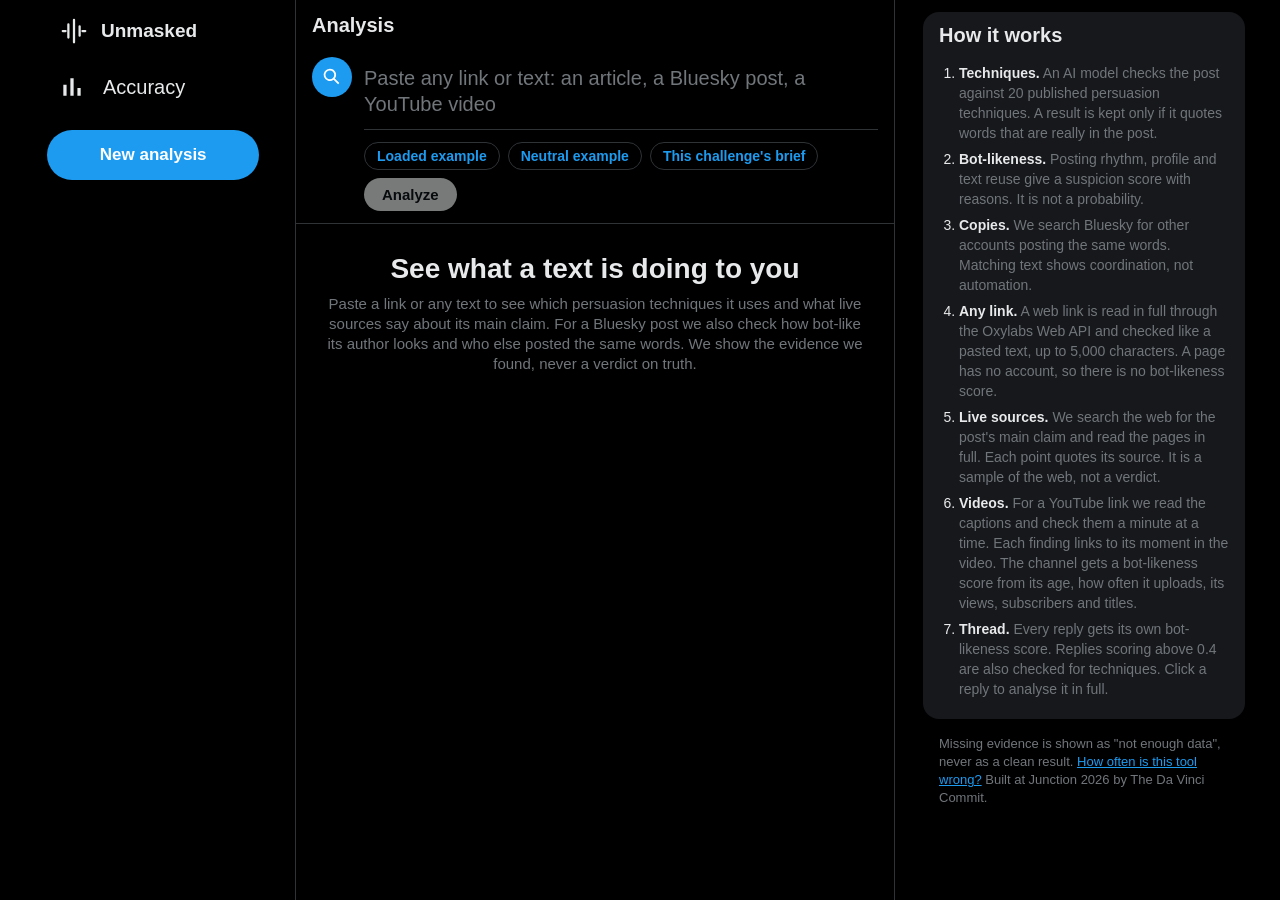
<file: web/index.html>
<!doctype html>
<html lang="en">
<head>
<meta charset="utf-8">
<meta name="viewport" content="width=device-width, initial-scale=1">
<title>Unmasked</title>
<link rel="stylesheet" href="panel.css">
<style>
  * { box-sizing: border-box; }
  html, body { margin: 0; background: var(--bg); color: var(--text); font-family: var(--font); }
  a { color: var(--blue); }
  button { font: inherit; cursor: pointer; }
  :focus-visible { outline: 2px solid var(--blue); outline-offset: 2px; }

  .shell { display: flex; justify-content: center; min-height: 100vh; }

  /* left rail */
  .rail { width: 260px; padding: 4px 12px 16px; position: sticky; top: 0; height: 100vh; display: flex; flex-direction: column; gap: 4px; }
  .brand { display: flex; align-items: center; gap: 12px; padding: 12px; font-weight: 800; font-size: 19px; }
  .brand svg { width: 30px; height: 30px; fill: none; stroke: currentColor; stroke-width: 2.4; stroke-linecap: round; }
  .nav { display: flex; align-items: center; gap: 18px; padding: 12px; border-radius: 999px; font-size: 20px; color: var(--text); text-decoration: none; background: none; border: 0; width: fit-content; }
  .nav:hover { background: rgba(231, 233, 234, .1); }
  .nav.active { font-weight: 700; }
  .nav .ic { width: 26px; height: 26px; }
  .cta { margin-top: 14px; width: 90%; padding: 15px; border: 0; border-radius: 999px; background: var(--blue); color: #fff; font-weight: 700; font-size: 17px; }
  .cta:hover { background: var(--blue-hover); }

  /* centre column */
  main { width: 600px; max-width: 100%; border-left: 1px solid var(--line); border-right: 1px solid var(--line); min-height: 100vh; }
  .top { position: sticky; top: 0; z-index: 2; padding: 14px 16px; font-size: 20px; font-weight: 800; background: rgba(0, 0, 0, .65); backdrop-filter: blur(12px); -webkit-backdrop-filter: blur(12px); }

  .compose { display: flex; gap: 12px; padding: 6px 16px 12px; border-bottom: 1px solid var(--line); }
  .compose .avatar { background: var(--blue); }
  .compose-body { flex: 1; min-width: 0; }
  textarea { width: 100%; min-height: 56px; max-height: 240px; resize: none; border: 0; outline: 0; background: transparent; color: var(--text); font: inherit; font-size: 20px; line-height: 26px; padding: 8px 0; }
  textarea::placeholder { color: var(--dim); }
  .compose-row { display: flex; align-items: center; gap: 8px; flex-wrap: wrap; border-top: 1px solid var(--line); padding-top: 12px; }
  .chip { padding: 5px 12px; border-radius: 999px; border: 1px solid var(--line); background: none; color: var(--blue); font-size: 14px; font-weight: 700; }
  .chip:hover { background: rgba(29, 155, 240, .1); }
  .count { margin-left: auto; color: var(--dim); font-size: 13px; font-variant-numeric: tabular-nums; }
  .count.over { color: var(--red); }
  .go { padding: 8px 18px; border: 0; border-radius: 999px; background: #eff3f4; color: #0f1419; font-weight: 700; font-size: 15px; }
  .go:hover { background: #d7dbdc; }
  .go:disabled { opacity: .5; cursor: default; }

  .status { padding: 28px 24px; color: var(--dim); font-size: 15px; line-height: 20px; text-align: center; }
  .status.error { color: var(--red); }
  .status h2 { color: var(--text); font-size: 28px; font-weight: 800; margin: 0 0 8px; line-height: 34px; }
  .spinner { width: 26px; height: 26px; margin: 0 auto 12px; border-radius: 50%; border: 3px solid rgba(29, 155, 240, .25); border-top-color: var(--blue); animation: spin .8s linear infinite; }
  @keyframes spin { to { transform: rotate(360deg); } }
  @media (prefers-reduced-motion: reduce) { .spinner { animation-duration: 2.4s; } }

  /* right column */
  aside { width: 350px; padding: 12px 0 40px 28px; display: flex; flex-direction: column; gap: 16px; position: sticky; top: 0; align-self: flex-start; max-height: 100vh; overflow-y: auto; }
  .how ol { margin: 0; padding: 0 16px 8px 36px; font-size: 14px; line-height: 20px; color: var(--text); }
  .how li { margin: 6px 0; }
  .how li span { color: var(--dim); }
  .foot { color: var(--dim); font-size: 13px; line-height: 18px; padding: 0 16px; margin: 0; }

  [hidden] { display: none !important; }

  @media (max-width: 1220px) { .rail { width: 76px; } .brand span, .nav span { display: none; } .cta { display: none; } }
  @media (max-width: 1020px) {
    .shell { flex-wrap: wrap; }
    aside { position: static; width: 600px; max-width: 100%; max-height: none; padding: 16px; border-left: 1px solid var(--line); border-right: 1px solid var(--line); margin-left: 76px; }
    main { min-height: 0; }
  }
  @media (max-width: 690px) {
    .rail { display: none; }
    aside { margin-left: 0; border: 0; }
    main { border: 0; }
    textarea { font-size: 18px; }
  }
</style>
</head>
<body>
<div class="shell">
  <nav class="rail" aria-label="Main">
    <div class="brand">
      <svg viewBox="0 0 32 32" aria-hidden="true"><path d="M4 16h3M10 9v14M16 4v24M22 11v10M28 16h-3"/></svg>
      <span>Unmasked</span>
    </div>
    <a class="nav" href="metrics.html">
      <svg class="ic" viewBox="0 0 24 24" aria-hidden="true"><path d="M4 20V10h3v10H4zm6.500 0V4h3v16h-3zM17 20v-7h3v7h-3z"/></svg>
      <span>Accuracy</span>
    </a>
    <button class="cta" id="new" type="button">New analysis</button>
  </nav>

  <main>
    <div class="top">Analysis</div>

    <form class="compose" id="form">
      <div class="avatar" aria-hidden="true">
        <svg class="ic" viewBox="0 0 24 24"><path d="M10 3a7 7 0 0 1 5.600 11.200l5.100 5.100-1.400 1.400-5.100-5.100A7 7 0 1 1 10 3zm0 2a5 5 0 1 0 0 10 5 5 0 0 0 0-10z"/></svg>
      </div>
      <div class="compose-body">
        <label for="in" hidden>Link or text</label>
        <textarea id="in" rows="2" placeholder="Paste any link or text: an article, a Bluesky post, a YouTube video"></textarea>
        <div class="compose-row">
          <button class="chip" type="button" data-ex="Wake up people, the mainstream media is hiding the truth about the water supply from you. Real patriots already know who is behind it!">Loaded example</button>
          <button class="chip" type="button" data-ex="Light rain in Helsinki this afternoon, clearing by evening. Highs around 4C.">Neutral example</button>
          <button class="chip" type="button" data-ex="The internet was built to connect people, but it has also become the world's most powerful manipulation machine. Propaganda spreads faster than facts, bot networks shape public opinion at scale, and bad actors exploit the open web with growing sophistication.">This challenge's brief</button>
          <span class="count" id="count" aria-live="off"></span>
          <button class="go" id="go" type="submit" disabled>Analyze</button>
        </div>
      </div>
    </form>

    <div class="status" id="status" role="status" aria-live="polite">
      <h2>See what a text is doing to you</h2>
      Paste a link or any text to see which persuasion techniques it uses and what live sources say about its main claim. For a Bluesky post we also check how bot-like its author looks and who else posted the same words. We show the evidence we found, never a verdict on truth.
    </div>

    <div id="result" hidden>
      <section id="post"></section>
      <section id="tech"></section>
      <section id="thread" hidden>
        <h2 class="sec-title" id="thread-title">Replies</h2>
        <div id="replies"></div>
        <div class="status" id="more" role="status" aria-live="polite"></div>
      </section>
    </div>
  </main>

  <aside>
    <section class="card" id="bot" hidden></section>
    <section class="card" id="sim" hidden></section>
    <section class="card" id="cov" hidden></section>
    <section class="card how" id="how">
      <h2 class="card-title">How it works</h2>
      <ol>
        <li><b>Techniques.</b> <span>An AI model checks the post against 20 published persuasion techniques. A result is kept only if it quotes words that are really in the post.</span></li>
        <li><b>Bot-likeness.</b> <span>Posting rhythm, profile and text reuse give a suspicion score with reasons. It is not a probability.</span></li>
        <li><b>Copies.</b> <span>We search Bluesky for other accounts posting the same words. Matching text shows coordination, not automation.</span></li>
        <li><b>Any link.</b> <span>A web link is read in full through the Oxylabs Web API and checked like a pasted text, up to 5,000 characters. A page has no account, so there is no bot-likeness score.</span></li>
        <li><b>Live sources.</b> <span>We search the web for the post's main claim and read the pages in full. Each point quotes its source. It is a sample of the web, not a verdict.</span></li>
        <li><b>Videos.</b> <span>For a YouTube link we read the captions and check them a minute at a time. Each finding links to its moment in the video. The channel gets a bot-likeness score from its age, how often it uploads, its views, subscribers and titles.</span></li>
        <li><b>Thread.</b> <span>Every reply gets its own bot-likeness score. Replies scoring above 0.4 are also checked for techniques. Click a reply to analyse it in full.</span></li>
      </ol>
    </section>
    <p class="foot">Missing evidence is shown as "not enough data", never as a clean result. <a href="metrics.html">How often is this tool wrong?</a> Built at Junction 2026 by The Da Vinci Commit.</p>
  </aside>
</div>

<script src="panel.js"></script>
<script src="app.js"></script>
</body>
</html>
</file>
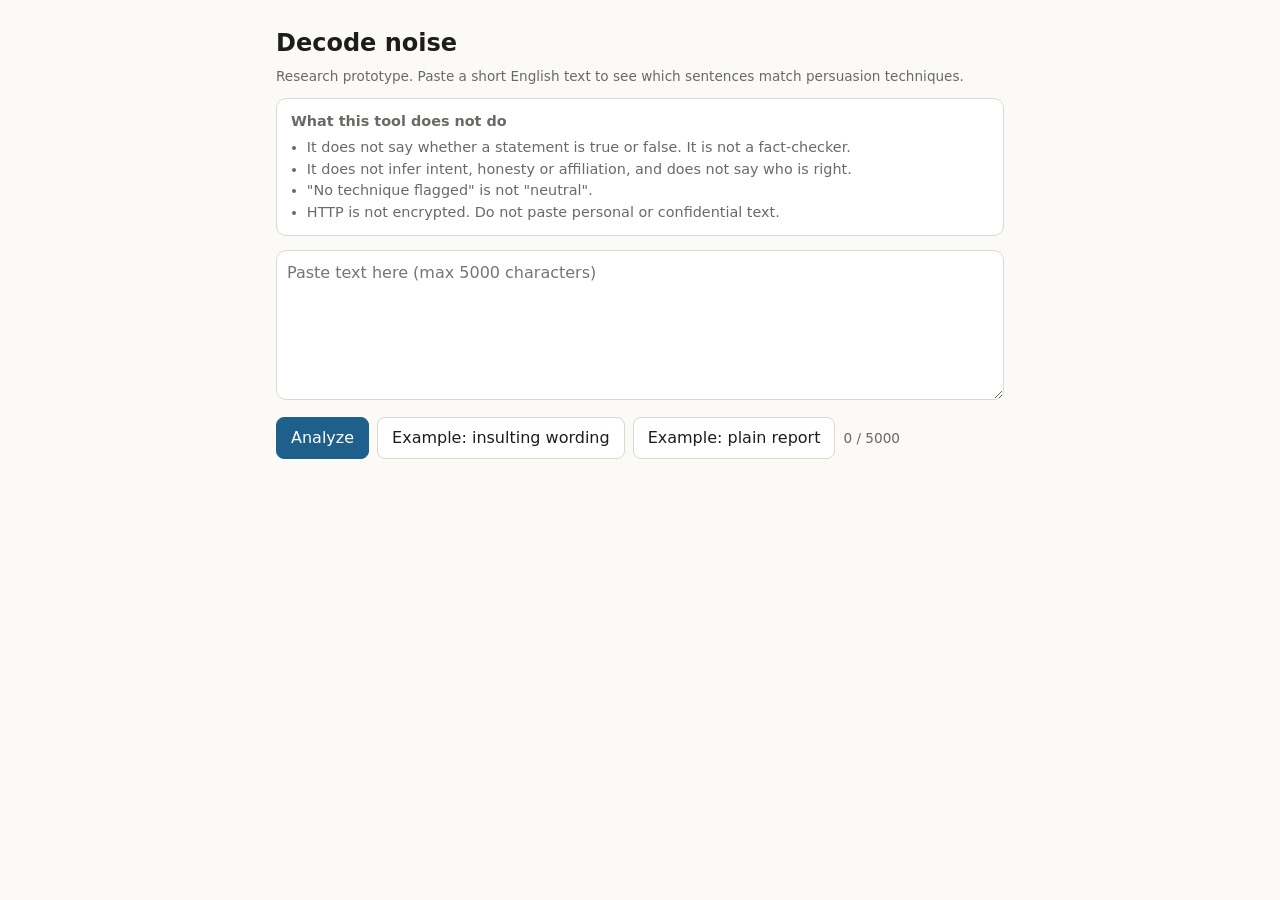
<file: app/static/index.html>
<!doctype html>
<html lang="en">
<head>
<meta charset="utf-8">
<meta name="viewport" content="width=device-width, initial-scale=1">
<title>Decode noise</title>
<style>
:root{--bg:#fbfaf7;--fg:#1d1d1b;--mut:#6a6a64;--card:#fff;--line:#dcd9d0;--accent:#1f5f8b;--flag:#fde7b0;--flagline:#c88a00}
@media (prefers-color-scheme:dark){:root:not([data-theme=light]){--bg:#17181a;--fg:#ecebe6;--mut:#a3a29a;--card:#212326;--line:#3a3c40;--accent:#7db7e0;--flag:#5a4510;--flagline:#e0a92b}}
*{box-sizing:border-box}
body{margin:0;background:var(--bg);color:var(--fg);font:16px/1.5 system-ui,-apple-system,Segoe UI,sans-serif}
main{max-width:760px;margin:0 auto;padding:20px 16px 60px}
h1{font-size:1.5rem;margin:.2em 0}
.note{background:var(--card);border:1px solid var(--line);border-radius:10px;padding:12px 14px;font-size:.9rem;color:var(--mut)}
.note ul{margin:.3em 0 0 1.1em;padding:0}
textarea{width:100%;min-height:150px;margin-top:14px;padding:10px;border:1px solid var(--line);border-radius:10px;background:var(--card);color:var(--fg);font:inherit;resize:vertical}
.row{display:flex;gap:8px;flex-wrap:wrap;margin-top:10px;align-items:center}
button{border:1px solid var(--line);background:var(--card);color:var(--fg);border-radius:8px;padding:8px 14px;font:inherit;cursor:pointer}
button.primary{background:var(--accent);border-color:var(--accent);color:#fff}
button:disabled{opacity:.5;cursor:wait}
#out{margin-top:18px}
.msg{padding:12px 14px;border-radius:10px;border:1px solid var(--line);background:var(--card)}
.msg.err{border-color:#b3261e}
.sent{margin:.5em 0;padding:8px 10px;border-radius:8px;border:1px solid transparent}
.sent.flag{background:var(--flag);border-color:var(--flagline)}
.sent.border{border-bottom:2px dotted var(--mut);border-radius:0}
.chip{display:inline-block;font-size:.78rem;font-weight:600;background:var(--accent);color:#fff;border-radius:999px;padding:1px 9px;margin-right:6px}
.why{font-size:.84rem;color:var(--mut);margin-top:4px}
.small{font-size:.85rem;color:var(--mut)}
@media(max-width:480px){main{padding:14px 16px 50px}}
</style>
</head>
<body>
<main>
  <h1>Decode noise</h1>
  <div class="small">Research prototype. Paste a short English text to see which sentences match persuasion techniques.</div>
  <div class="note" style="margin-top:12px">
    <strong>What this tool does not do</strong>
    <ul>
      <li>It does not say whether a statement is true or false. It is not a fact-checker.</li>
      <li>It does not infer intent, honesty or affiliation, and does not say who is right.</li>
      <li>"No technique flagged" is not "neutral".</li>
      <li>HTTP is not encrypted. Do not paste personal or confidential text.</li>
    </ul>
  </div>
  <textarea id="t" maxlength="5000" placeholder="Paste text here (max 5000 characters)"></textarea>
  <div class="row">
    <button class="primary" id="go">Analyze</button>
    <button id="ex1">Example: insulting wording</button>
    <button id="ex2">Example: plain report</button>
    <span class="small" id="cnt"></span>
  </div>
  <div id="out" aria-live="polite"></div>
</main>
<script>
const $=id=>document.getElementById(id);
const EX1="These idiots are the worst scum on earth. They are liars and traitors who hate America. Vote them out now before they destroy everything we love and the whole nation burns.";
const EX2="The finance ministry said on Tuesday that the budget deficit for the first quarter was 2.1 billion euros, according to figures published by the national statistics office. Officials said the figure was in line with forecasts made in January.";
$("ex1").onclick=()=>{$("t").value=EX1;count()};
$("ex2").onclick=()=>{$("t").value=EX2;count()};
function count(){$("cnt").textContent=$("t").value.length+" / 5000"}
$("t").oninput=count;count();
function el(tag,cls,txt){const e=document.createElement(tag);if(cls)e.className=cls;if(txt!==undefined)e.textContent=txt;return e}
function msg(text,cls){const d=el("div","msg "+(cls||""),text);return d}
function render(r){
  const out=$("out");out.replaceChildren();
  if(r.status==="cannot_determine"||r.status==="error"){out.append(msg(r.message,r.status==="error"?"err":""));return}
  if(r.message)out.append(msg(r.message));
  r.sentences.forEach(s=>{
    const d=el("div","sent"+(s.flags.length?" flag":s.borderline.length?" border":""));
    d.append(el("div","",s.text));
    s.flags.forEach(f=>{
      const w=el("div","why");
      w.append(el("span","chip",f.technique));
      w.append(document.createTextNode(`model score ${f.score.toFixed(2)} (not a probability); flag threshold ${f.threshold.toFixed(2)}. Wording matches this technique. Not a verdict on truth or intent.`));
      d.append(w)});
    s.borderline.forEach(b=>d.append(el("div","why",`Cannot determine: ${b.technique} score ${b.score.toFixed(2)} is below the ${b.threshold.toFixed(2)} flag threshold. Not flagged.`)));
    out.append(d)});
  if(r.disabled_techniques&&r.disabled_techniques.length)
    out.append(el("div","small","Not reliable, not shown: "+r.disabled_techniques.join(", ")+"."));
}
$("go").onclick=async()=>{
  const b=$("go");b.disabled=true;
  try{
    const res=await fetch("/analyze",{method:"POST",headers:{"Content-Type":"application/json"},body:JSON.stringify({text:$("t").value})});
    if(!res.ok)throw 0;render(await res.json());
  }catch(e){$("out").replaceChildren(msg("Analysis failed. Nothing was judged.","err"))}
  b.disabled=false};
</script>
</body>
</html>
</file>
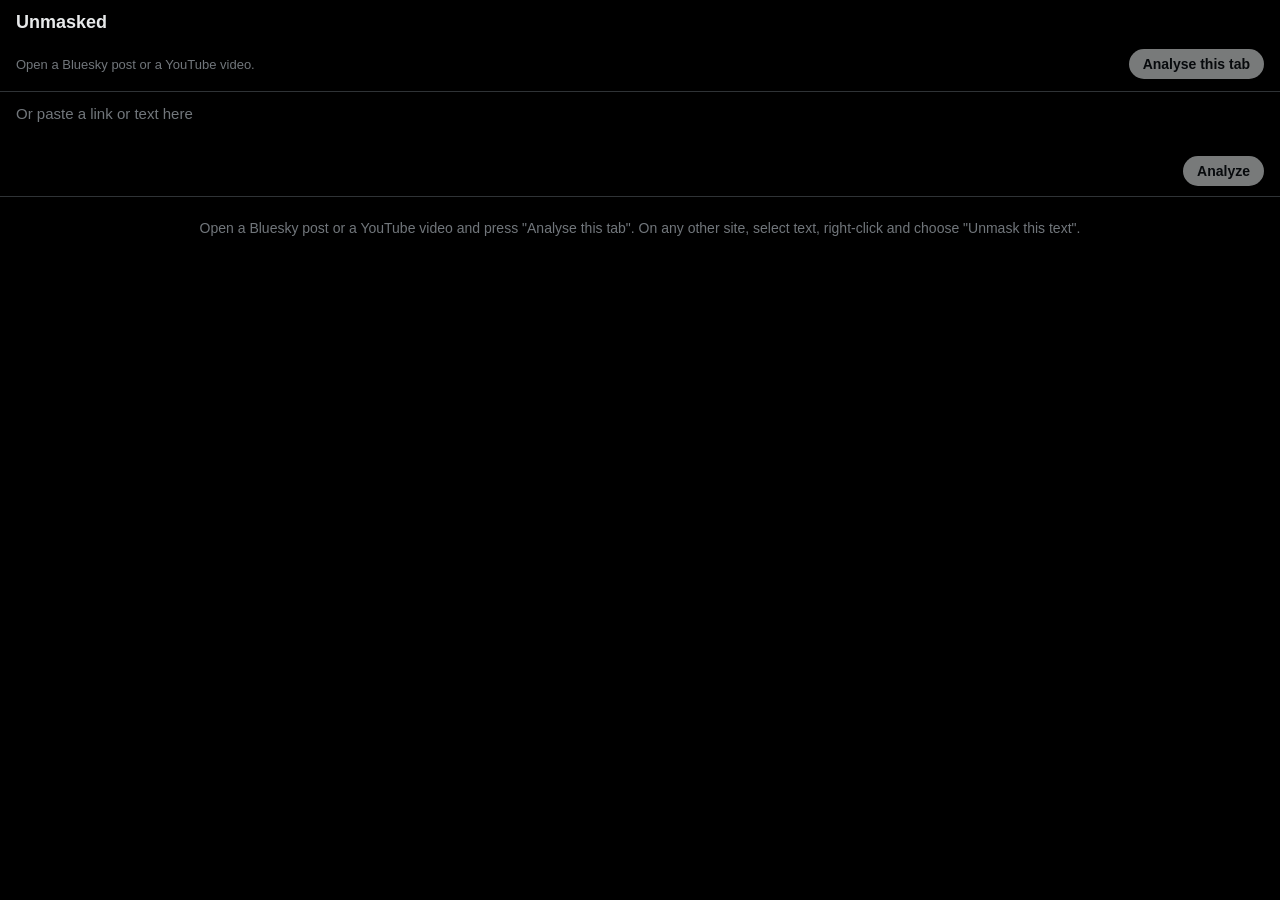
<file: extension/sidepanel.html>
<!doctype html>
<html lang="en">
<head>
<meta charset="utf-8">
<meta name="viewport" content="width=device-width, initial-scale=1">
<title>Unmasked</title>
<link rel="stylesheet" href="panel.css">
<link rel="stylesheet" href="sidepanel.css">
</head>
<body>
<main>
  <div class="top">Unmasked</div>

  <div class="tabbar">
    <span id="tab-hint">Open a Bluesky post or a YouTube video.</span>
    <button class="go" id="tab-go" type="button" disabled>Analyse this tab</button>
  </div>

  <form class="compose" id="form">
    <div class="compose-body">
      <label for="in" hidden>Post link, video link or text</label>
      <textarea id="in" rows="2" placeholder="Or paste a link or text here"></textarea>
      <div class="compose-row">
        <span class="count" id="count" aria-live="off"></span>
        <button class="go" id="go" type="submit" disabled>Analyze</button>
      </div>
    </div>
  </form>

  <div class="status" id="status" role="status" aria-live="polite">
    Open a Bluesky post or a YouTube video and press "Analyse this tab". On any other site, select text, right-click and choose "Unmask this text".
  </div>

  <div id="result" hidden>
    <section id="post"></section>
    <section id="tech"></section>
    <section class="card side" id="bot" hidden></section>
    <section class="card side" id="sim" hidden></section>
    <section class="card side" id="cov" hidden></section>
    <section id="thread" hidden>
      <h2 class="sec-title" id="thread-title">Replies</h2>
      <div id="replies"></div>
      <div class="status" id="more" role="status" aria-live="polite"></div>
    </section>
  </div>
</main>

<script src="config.js"></script>
<script src="panel.js"></script>
<script src="app.js"></script>
<script src="sidepanel.js"></script>
</body>
</html>
</file>
<file: web/panel.css>
/* Dark, timeline-style look. Shared by the page and (later) the extension panel. */
:root {
  color-scheme: dark;
  --bg: #000; --card: #16181c; --line: #2f3336; --hover: #080808;
  --text: #e7e9ea; --dim: #71767b; --blue: #1d9bf0; --blue-hover: #1a8cd8;
  --yellow: #ffd400; --amber: #ffad1f; --red: #f4212e; --green: #00ba7c;
  --font: -apple-system, BlinkMacSystemFont, "Segoe UI", Roboto, Helvetica, Arial, sans-serif;
}

.ic { width: 1.25em; height: 1.25em; fill: currentColor; flex: none; }

.avatar {
  width: 40px; height: 40px; border-radius: 50%; flex: none;
  display: grid; place-items: center; font-weight: 700; font-size: 17px; color: #fff;
}
.avatar.lg { width: 44px; height: 44px; font-size: 19px; }

/* ---- the post ---- */
.post { padding: 14px 16px 0; }
.post-head { display: flex; gap: 10px; align-items: flex-start; }
.who { flex: 1; min-width: 0; line-height: 1.25; }
.name { font-weight: 700; font-size: 15px; overflow: hidden; text-overflow: ellipsis; white-space: nowrap; }
.handle { color: var(--dim); font-size: 15px; overflow: hidden; text-overflow: ellipsis; white-space: nowrap; }
.auto-tag { display: inline-flex; align-items: center; gap: 5px; margin-top: 4px; font-size: 13px; color: var(--dim); cursor: help; }
.auto-tag.high { color: var(--red); }
.auto-tag.mid { color: var(--amber); }
.open { color: var(--dim); padding: 8px; margin: -6px -8px 0 0; border-radius: 50%; display: grid; }
.open:hover { color: var(--blue); background: rgba(29, 155, 240, .1); }

.post-text { font-size: 17px; line-height: 24px; margin: 14px 0 0; white-space: pre-wrap; overflow-wrap: anywhere; }
mark.hl {
  background: rgba(255, 212, 0, .16); color: inherit; border-bottom: 2px solid var(--yellow);
  border-radius: 3px 3px 0 0; padding: 1px 1px 0; cursor: help; transition: background .15s;
}
mark.hl.on { background: rgba(255, 212, 0, .42); }
.post-meta { color: var(--dim); font-size: 15px; padding: 14px 0; }
.stats { display: flex; flex-wrap: wrap; gap: 6px 22px; padding: 14px 0; border-top: 1px solid var(--line); border-bottom: 1px solid var(--line); color: var(--dim); font-size: 14px; }
.stat b { color: var(--text); font-weight: 700; font-variant-numeric: tabular-nums; }

/* ---- techniques, laid out like replies ---- */
.sec-title { font-size: 20px; font-weight: 800; margin: 0; padding: 14px 16px 6px; }
.tech { display: flex; gap: 12px; padding: 12px 16px; border-bottom: 1px solid var(--line); transition: background .15s; }
.tech:hover, .tech.on { background: var(--hover); }
.tech-ic { width: 40px; height: 40px; border-radius: 50%; flex: none; display: grid; place-items: center; background: rgba(255, 212, 0, .12); color: var(--yellow); }
.tech-body { min-width: 0; flex: 1; }
.tech-name { font-weight: 700; font-size: 15px; }
.tech-quote { margin: 6px 0; padding: 2px 0 2px 12px; border-left: 3px solid var(--yellow); font-size: 15px; line-height: 20px; white-space: pre-wrap; overflow-wrap: anywhere; }
.tech-why { margin: 0; color: var(--dim); font-size: 15px; line-height: 20px; }

.note { margin: 0; padding: 4px 16px 14px; font-size: 15px; line-height: 20px; }
.note.dim { color: var(--dim); font-size: 13px; line-height: 16px; padding-bottom: 8px; }
.note.warn { color: var(--amber); }

/* ---- side cards ---- */
.card { background: var(--card); border-radius: 16px; overflow: hidden; padding-bottom: 6px; flex: none; }
.card-title { font-size: 20px; font-weight: 800; margin: 0; padding: 12px 16px 10px; }
.card-title[title] { cursor: help; }
.card .note { padding-top: 0; }

.bot-top { display: flex; align-items: baseline; gap: 10px; padding: 0 16px; }
.bot-num { font-size: 34px; font-weight: 800; line-height: 1; font-variant-numeric: tabular-nums; }
.bot-num.high { color: var(--red); } .bot-num.mid { color: var(--amber); } .bot-num.low { color: var(--green); }
.bot-verdict { font-size: 15px; font-weight: 700; }
.bar { height: 6px; border-radius: 3px; background: var(--line); margin: 12px 16px; overflow: hidden; }
.bar-fill { height: 100%; border-radius: 3px; }
.bar-fill.high { background: var(--red); } .bar-fill.mid { background: var(--amber); } .bar-fill.low { background: var(--green); }
.reasons { margin: 0 0 10px; padding: 0 16px 0 34px; font-size: 14px; line-height: 19px; }
.reasons li { margin: 4px 0; }

.sim-summary { margin: 0; padding: 0 16px 10px; font-size: 15px; line-height: 20px; font-weight: 700; }
.sim { display: flex; gap: 10px; align-items: center; padding: 10px 16px; transition: background .15s; }
.sim:hover { background: rgba(255, 255, 255, .03); }
.sim-body { flex: 1; min-width: 0; }
.sim-top { display: flex; flex-wrap: wrap; gap: 0 5px; font-size: 14px; }
.sim-author { font-weight: 700; overflow: hidden; text-overflow: ellipsis; white-space: nowrap; }
.sim-when { color: var(--dim); white-space: nowrap; }
.sim-text { color: var(--dim); font-size: 14px; line-height: 18px; display: -webkit-box; -webkit-line-clamp: 2; -webkit-box-orient: vertical; overflow: hidden; overflow-wrap: anywhere; }
.pill { flex: none; min-width: 52px; text-align: center; padding: 6px 12px; border-radius: 999px; font-size: 14px; font-weight: 700; text-decoration: none; border: 1px solid #536471; color: var(--text); font-variant-numeric: tabular-nums; }
.pill.strong { background: #eff3f4; border-color: #eff3f4; color: #0f1419; }
a.pill:hover { opacity: .88; }

/* ---- live sources ---- */
.cov-claim { margin: 0; padding: 0 16px 10px; font-size: 15px; line-height: 20px; font-weight: 700; }
.cov { padding: 10px 16px; border-top: 1px solid var(--line); }
.cov-stance { font-size: 13px; font-weight: 700; color: var(--dim); }
.cov-stance.supports { color: var(--green); } .cov-stance.challenges { color: var(--red); }
.cov-text { margin: 4px 0; font-size: 15px; line-height: 20px; }
.cov-quote { margin: 6px 0; padding: 2px 0 2px 12px; border-left: 3px solid var(--line); color: var(--dim); font-size: 14px; line-height: 19px; overflow-wrap: anywhere; }
.cov a, .cov-sources a { color: var(--blue); text-decoration: none; font-size: 14px; }
.cov a:hover, .cov-sources a:hover { text-decoration: underline; }
.cov-sources { margin: 0; padding: 10px 16px 10px 34px; border-top: 1px solid var(--line); color: var(--dim); font-size: 13px; line-height: 20px; }

.cov-sub { margin: 0; padding: 10px 16px 4px; border-top: 1px solid var(--line); font-size: 15px; font-weight: 700; }
.cov-country { display: flex; flex-wrap: wrap; gap: 2px 10px; padding: 4px 16px; font-size: 14px; line-height: 20px; }
.cov-country b { flex: 0 0 100%; font-size: 13px; color: var(--dim); }
.cov-country a { color: var(--blue); text-decoration: none; }
.cov-country .only { text-decoration: underline; text-decoration-color: var(--yellow); text-underline-offset: 3px; }
.cov-country .warn { color: var(--amber); }

.panel-sec.card { margin: 12px 16px; }

/* ---- thread replies ---- */
img.avatar { object-fit: cover; background: var(--card); }
.reply { display: flex; gap: 12px; padding: 12px 16px; border-bottom: 1px solid var(--line); transition: background .15s; }
.reply[role="link"] { cursor: pointer; }
.reply[role="link"]:hover { background: var(--hover); }
.reply-body { flex: 1; min-width: 0; }
.reply-head { display: flex; align-items: center; gap: 5px; font-size: 15px; line-height: 20px; }
.reply-name { font-weight: 700; overflow: hidden; text-overflow: ellipsis; white-space: nowrap; flex: 0 1 auto; }
.reply-handle { color: var(--dim); overflow: hidden; text-overflow: ellipsis; white-space: nowrap; flex: 0 10 auto; min-width: 0; }
.reply-time { color: var(--dim); white-space: nowrap; }
.score { margin-left: auto; flex: none; padding: 1px 9px; border-radius: 999px; border: 1px solid var(--line); font-size: 13px; font-weight: 700; color: var(--dim); font-variant-numeric: tabular-nums; cursor: help; }
.score.mid { color: var(--amber); border-color: rgba(255, 173, 31, .5); }
.score.high { color: var(--red); border-color: rgba(244, 33, 46, .5); }
.reply .post-text { font-size: 15px; line-height: 20px; margin: 2px 0 0; }
.reply-techs { margin-top: 8px; padding-left: 10px; border-left: 3px solid var(--yellow); }
.reply-tech { font-size: 14px; line-height: 19px; color: var(--dim); margin: 3px 0; }
.reply-tech b { color: var(--text); }
.reply-note { margin-top: 6px; font-size: 13px; color: var(--dim); }
.reply-note.warn { color: var(--amber); }
.reply-foot { display: flex; gap: 20px; margin-top: 8px; font-size: 13px; color: var(--dim); }

.post-media { display: flex; flex-wrap: wrap; gap: 4px; }
.post-media:empty { display: none; }
.post-media img { flex: 1 1 40%; min-width: 0; max-height: 360px; object-fit: cover; border-radius: 12px; margin-top: 8px; }
.quoted { margin-top: 10px; padding: 10px 12px; border: 1px solid var(--line); border-radius: 12px; }
.quoted-by { display: block; margin-bottom: 4px; color: var(--dim); font-size: 13px; text-decoration: none; }
a.quoted-by:hover { text-decoration: underline; }

/* ---- video transcript findings ---- */
.chunk { display: flex; gap: 12px; align-items: flex-start; padding: 12px 16px; border-bottom: 1px solid var(--line); }
.chunk .post-text { font-size: 15px; line-height: 21px; margin: 0; color: var(--dim); }
.chunk .post-text mark.hl { color: var(--text); }
.pill.time { min-width: 58px; padding: 4px 10px; color: var(--blue); border-color: var(--line); cursor: pointer; }
.pill.time:hover { background: rgba(29, 155, 240, .1); opacity: 1; }
</file>
<file: extension/panel.css>
/* Dark, timeline-style look. Shared by the page and (later) the extension panel. */
:root {
  color-scheme: dark;
  --bg: #000; --card: #16181c; --line: #2f3336; --hover: #080808;
  --text: #e7e9ea; --dim: #71767b; --blue: #1d9bf0; --blue-hover: #1a8cd8;
  --yellow: #ffd400; --amber: #ffad1f; --red: #f4212e; --green: #00ba7c;
  --font: -apple-system, BlinkMacSystemFont, "Segoe UI", Roboto, Helvetica, Arial, sans-serif;
}

.ic { width: 1.25em; height: 1.25em; fill: currentColor; flex: none; }

.avatar {
  width: 40px; height: 40px; border-radius: 50%; flex: none;
  display: grid; place-items: center; font-weight: 700; font-size: 17px; color: #fff;
}
.avatar.lg { width: 44px; height: 44px; font-size: 19px; }

/* ---- the post ---- */
.post { padding: 14px 16px 0; }
.post-head { display: flex; gap: 10px; align-items: flex-start; }
.who { flex: 1; min-width: 0; line-height: 1.25; }
.name { font-weight: 700; font-size: 15px; overflow: hidden; text-overflow: ellipsis; white-space: nowrap; }
.handle { color: var(--dim); font-size: 15px; overflow: hidden; text-overflow: ellipsis; white-space: nowrap; }
.auto-tag { display: inline-flex; align-items: center; gap: 5px; margin-top: 4px; font-size: 13px; color: var(--dim); cursor: help; }
.auto-tag.high { color: var(--red); }
.auto-tag.mid { color: var(--amber); }
.open { color: var(--dim); padding: 8px; margin: -6px -8px 0 0; border-radius: 50%; display: grid; }
.open:hover { color: var(--blue); background: rgba(29, 155, 240, .1); }

.post-text { font-size: 17px; line-height: 24px; margin: 14px 0 0; white-space: pre-wrap; overflow-wrap: anywhere; }
mark.hl {
  background: rgba(255, 212, 0, .16); color: inherit; border-bottom: 2px solid var(--yellow);
  border-radius: 3px 3px 0 0; padding: 1px 1px 0; cursor: help; transition: background .15s;
}
mark.hl.on { background: rgba(255, 212, 0, .42); }
.post-meta { color: var(--dim); font-size: 15px; padding: 14px 0; }
.stats { display: flex; flex-wrap: wrap; gap: 6px 22px; padding: 14px 0; border-top: 1px solid var(--line); border-bottom: 1px solid var(--line); color: var(--dim); font-size: 14px; }
.stat b { color: var(--text); font-weight: 700; font-variant-numeric: tabular-nums; }

/* ---- techniques, laid out like replies ---- */
.sec-title { font-size: 20px; font-weight: 800; margin: 0; padding: 14px 16px 6px; }
.tech { display: flex; gap: 12px; padding: 12px 16px; border-bottom: 1px solid var(--line); transition: background .15s; }
.tech:hover, .tech.on { background: var(--hover); }
.tech-ic { width: 40px; height: 40px; border-radius: 50%; flex: none; display: grid; place-items: center; background: rgba(255, 212, 0, .12); color: var(--yellow); }
.tech-body { min-width: 0; flex: 1; }
.tech-name { font-weight: 700; font-size: 15px; }
.tech-quote { margin: 6px 0; padding: 2px 0 2px 12px; border-left: 3px solid var(--yellow); font-size: 15px; line-height: 20px; white-space: pre-wrap; overflow-wrap: anywhere; }
.tech-why { margin: 0; color: var(--dim); font-size: 15px; line-height: 20px; }

.note { margin: 0; padding: 4px 16px 14px; font-size: 15px; line-height: 20px; }
.note.dim { color: var(--dim); font-size: 13px; line-height: 16px; padding-bottom: 8px; }
.note.warn { color: var(--amber); }

/* ---- side cards ---- */
.card { background: var(--card); border-radius: 16px; overflow: hidden; padding-bottom: 6px; flex: none; }
.card-title { font-size: 20px; font-weight: 800; margin: 0; padding: 12px 16px 10px; }
.card-title[title] { cursor: help; }
.card .note { padding-top: 0; }

.bot-top { display: flex; align-items: baseline; gap: 10px; padding: 0 16px; }
.bot-num { font-size: 34px; font-weight: 800; line-height: 1; font-variant-numeric: tabular-nums; }
.bot-num.high { color: var(--red); } .bot-num.mid { color: var(--amber); } .bot-num.low { color: var(--green); }
.bot-verdict { font-size: 15px; font-weight: 700; }
.bar { height: 6px; border-radius: 3px; background: var(--line); margin: 12px 16px; overflow: hidden; }
.bar-fill { height: 100%; border-radius: 3px; }
.bar-fill.high { background: var(--red); } .bar-fill.mid { background: var(--amber); } .bar-fill.low { background: var(--green); }
.reasons { margin: 0 0 10px; padding: 0 16px 0 34px; font-size: 14px; line-height: 19px; }
.reasons li { margin: 4px 0; }

.sim-summary { margin: 0; padding: 0 16px 10px; font-size: 15px; line-height: 20px; font-weight: 700; }
.sim { display: flex; gap: 10px; align-items: center; padding: 10px 16px; transition: background .15s; }
.sim:hover { background: rgba(255, 255, 255, .03); }
.sim-body { flex: 1; min-width: 0; }
.sim-top { display: flex; flex-wrap: wrap; gap: 0 5px; font-size: 14px; }
.sim-author { font-weight: 700; overflow: hidden; text-overflow: ellipsis; white-space: nowrap; }
.sim-when { color: var(--dim); white-space: nowrap; }
.sim-text { color: var(--dim); font-size: 14px; line-height: 18px; display: -webkit-box; -webkit-line-clamp: 2; -webkit-box-orient: vertical; overflow: hidden; overflow-wrap: anywhere; }
.pill { flex: none; min-width: 52px; text-align: center; padding: 6px 12px; border-radius: 999px; font-size: 14px; font-weight: 700; text-decoration: none; border: 1px solid #536471; color: var(--text); font-variant-numeric: tabular-nums; }
.pill.strong { background: #eff3f4; border-color: #eff3f4; color: #0f1419; }
a.pill:hover { opacity: .88; }

/* ---- live sources ---- */
.cov-claim { margin: 0; padding: 0 16px 10px; font-size: 15px; line-height: 20px; font-weight: 700; }
.cov { padding: 10px 16px; border-top: 1px solid var(--line); }
.cov-stance { font-size: 13px; font-weight: 700; color: var(--dim); }
.cov-stance.supports { color: var(--green); } .cov-stance.challenges { color: var(--red); }
.cov-text { margin: 4px 0; font-size: 15px; line-height: 20px; }
.cov-quote { margin: 6px 0; padding: 2px 0 2px 12px; border-left: 3px solid var(--line); color: var(--dim); font-size: 14px; line-height: 19px; overflow-wrap: anywhere; }
.cov a, .cov-sources a { color: var(--blue); text-decoration: none; font-size: 14px; }
.cov a:hover, .cov-sources a:hover { text-decoration: underline; }
.cov-sources { margin: 0; padding: 10px 16px 10px 34px; border-top: 1px solid var(--line); color: var(--dim); font-size: 13px; line-height: 20px; }

.cov-sub { margin: 0; padding: 10px 16px 4px; border-top: 1px solid var(--line); font-size: 15px; font-weight: 700; }
.cov-country { display: flex; flex-wrap: wrap; gap: 2px 10px; padding: 4px 16px; font-size: 14px; line-height: 20px; }
.cov-country b { flex: 0 0 100%; font-size: 13px; color: var(--dim); }
.cov-country a { color: var(--blue); text-decoration: none; }
.cov-country .only { text-decoration: underline; text-decoration-color: var(--yellow); text-underline-offset: 3px; }
.cov-country .warn { color: var(--amber); }

.panel-sec.card { margin: 12px 16px; }

/* ---- thread replies ---- */
img.avatar { object-fit: cover; background: var(--card); }
.reply { display: flex; gap: 12px; padding: 12px 16px; border-bottom: 1px solid var(--line); transition: background .15s; }
.reply[role="link"] { cursor: pointer; }
.reply[role="link"]:hover { background: var(--hover); }
.reply-body { flex: 1; min-width: 0; }
.reply-head { display: flex; align-items: center; gap: 5px; font-size: 15px; line-height: 20px; }
.reply-name { font-weight: 700; overflow: hidden; text-overflow: ellipsis; white-space: nowrap; flex: 0 1 auto; }
.reply-handle { color: var(--dim); overflow: hidden; text-overflow: ellipsis; white-space: nowrap; flex: 0 10 auto; min-width: 0; }
.reply-time { color: var(--dim); white-space: nowrap; }
.score { margin-left: auto; flex: none; padding: 1px 9px; border-radius: 999px; border: 1px solid var(--line); font-size: 13px; font-weight: 700; color: var(--dim); font-variant-numeric: tabular-nums; cursor: help; }
.score.mid { color: var(--amber); border-color: rgba(255, 173, 31, .5); }
.score.high { color: var(--red); border-color: rgba(244, 33, 46, .5); }
.reply .post-text { font-size: 15px; line-height: 20px; margin: 2px 0 0; }
.reply-techs { margin-top: 8px; padding-left: 10px; border-left: 3px solid var(--yellow); }
.reply-tech { font-size: 14px; line-height: 19px; color: var(--dim); margin: 3px 0; }
.reply-tech b { color: var(--text); }
.reply-note { margin-top: 6px; font-size: 13px; color: var(--dim); }
.reply-note.warn { color: var(--amber); }
.reply-foot { display: flex; gap: 20px; margin-top: 8px; font-size: 13px; color: var(--dim); }

.post-media { display: flex; flex-wrap: wrap; gap: 4px; }
.post-media:empty { display: none; }
.post-media img { flex: 1 1 40%; min-width: 0; max-height: 360px; object-fit: cover; border-radius: 12px; margin-top: 8px; }
.quoted { margin-top: 10px; padding: 10px 12px; border: 1px solid var(--line); border-radius: 12px; }
.quoted-by { display: block; margin-bottom: 4px; color: var(--dim); font-size: 13px; text-decoration: none; }
a.quoted-by:hover { text-decoration: underline; }

/* ---- video transcript findings ---- */
.chunk { display: flex; gap: 12px; align-items: flex-start; padding: 12px 16px; border-bottom: 1px solid var(--line); }
.chunk .post-text { font-size: 15px; line-height: 21px; margin: 0; color: var(--dim); }
.chunk .post-text mark.hl { color: var(--text); }
.pill.time { min-width: 58px; padding: 4px 10px; color: var(--blue); border-color: var(--line); cursor: pointer; }
.pill.time:hover { background: rgba(29, 155, 240, .1); opacity: 1; }
</file>
<file: extension/sidepanel.css>
/* Layout for the narrow side panel. Result styles come from panel.css. */
* { box-sizing: border-box; }
html, body { margin: 0; background: var(--bg); color: var(--text); font-family: var(--font); }
a { color: var(--blue); }
button { font: inherit; cursor: pointer; }
:focus-visible { outline: 2px solid var(--blue); outline-offset: 2px; }
[hidden] { display: none !important; }

.top { position: sticky; top: 0; z-index: 2; padding: 12px 16px; font-size: 18px; font-weight: 800; background: rgba(0, 0, 0, .7); backdrop-filter: blur(12px); }
.tabbar { display: flex; align-items: center; gap: 10px; padding: 4px 16px 12px; border-bottom: 1px solid var(--line); }
#tab-hint { flex: 1; min-width: 0; color: var(--dim); font-size: 13px; line-height: 17px; overflow-wrap: anywhere; }

.compose { padding: 4px 16px 10px; border-bottom: 1px solid var(--line); }
textarea { width: 100%; min-height: 44px; max-height: 160px; resize: none; border: 0; outline: 0; background: transparent; color: var(--text); font: inherit; font-size: 15px; line-height: 20px; padding: 8px 0; }
textarea::placeholder { color: var(--dim); }
.compose-row { display: flex; align-items: center; gap: 8px; }
.count { margin-left: auto; color: var(--dim); font-size: 13px; }
.count.over { color: var(--red); }
.go { flex: none; padding: 7px 14px; border: 0; border-radius: 999px; background: #eff3f4; color: #0f1419; font-weight: 700; font-size: 14px; }
.go:hover { background: #d7dbdc; }
.go:disabled { opacity: .5; cursor: default; }
.compose-row .go { margin-left: auto; }
.count:not(:empty) + .go { margin-left: 0; }

.status { padding: 22px 20px; color: var(--dim); font-size: 14px; line-height: 19px; text-align: center; }
.status.error { color: var(--red); }
.spinner { width: 24px; height: 24px; margin: 0 auto 10px; border-radius: 50%; border: 3px solid rgba(29, 155, 240, .25); border-top-color: var(--blue); animation: spin .8s linear infinite; }
@keyframes spin { to { transform: rotate(360deg); } }
@media (prefers-reduced-motion: reduce) { .spinner { animation-duration: 2.4s; } }

.card.side { margin: 12px 16px; }
</file>
